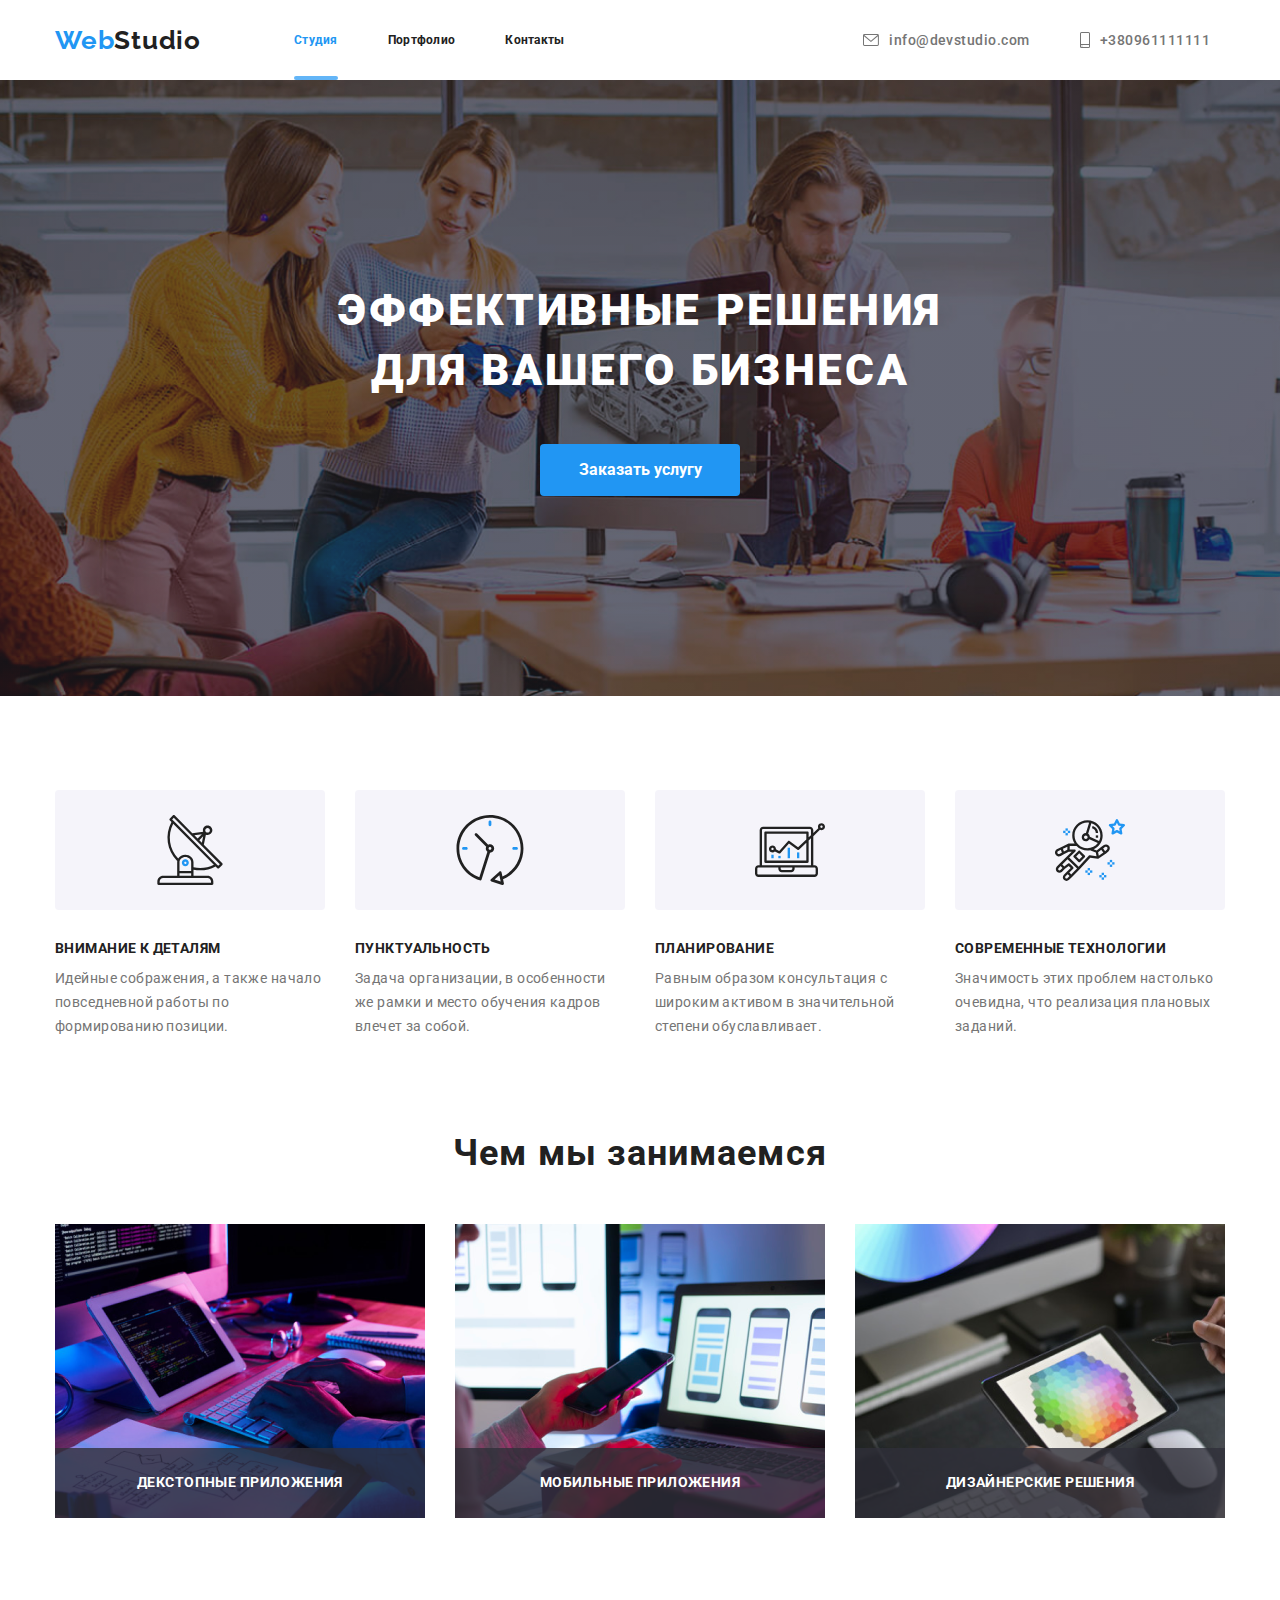
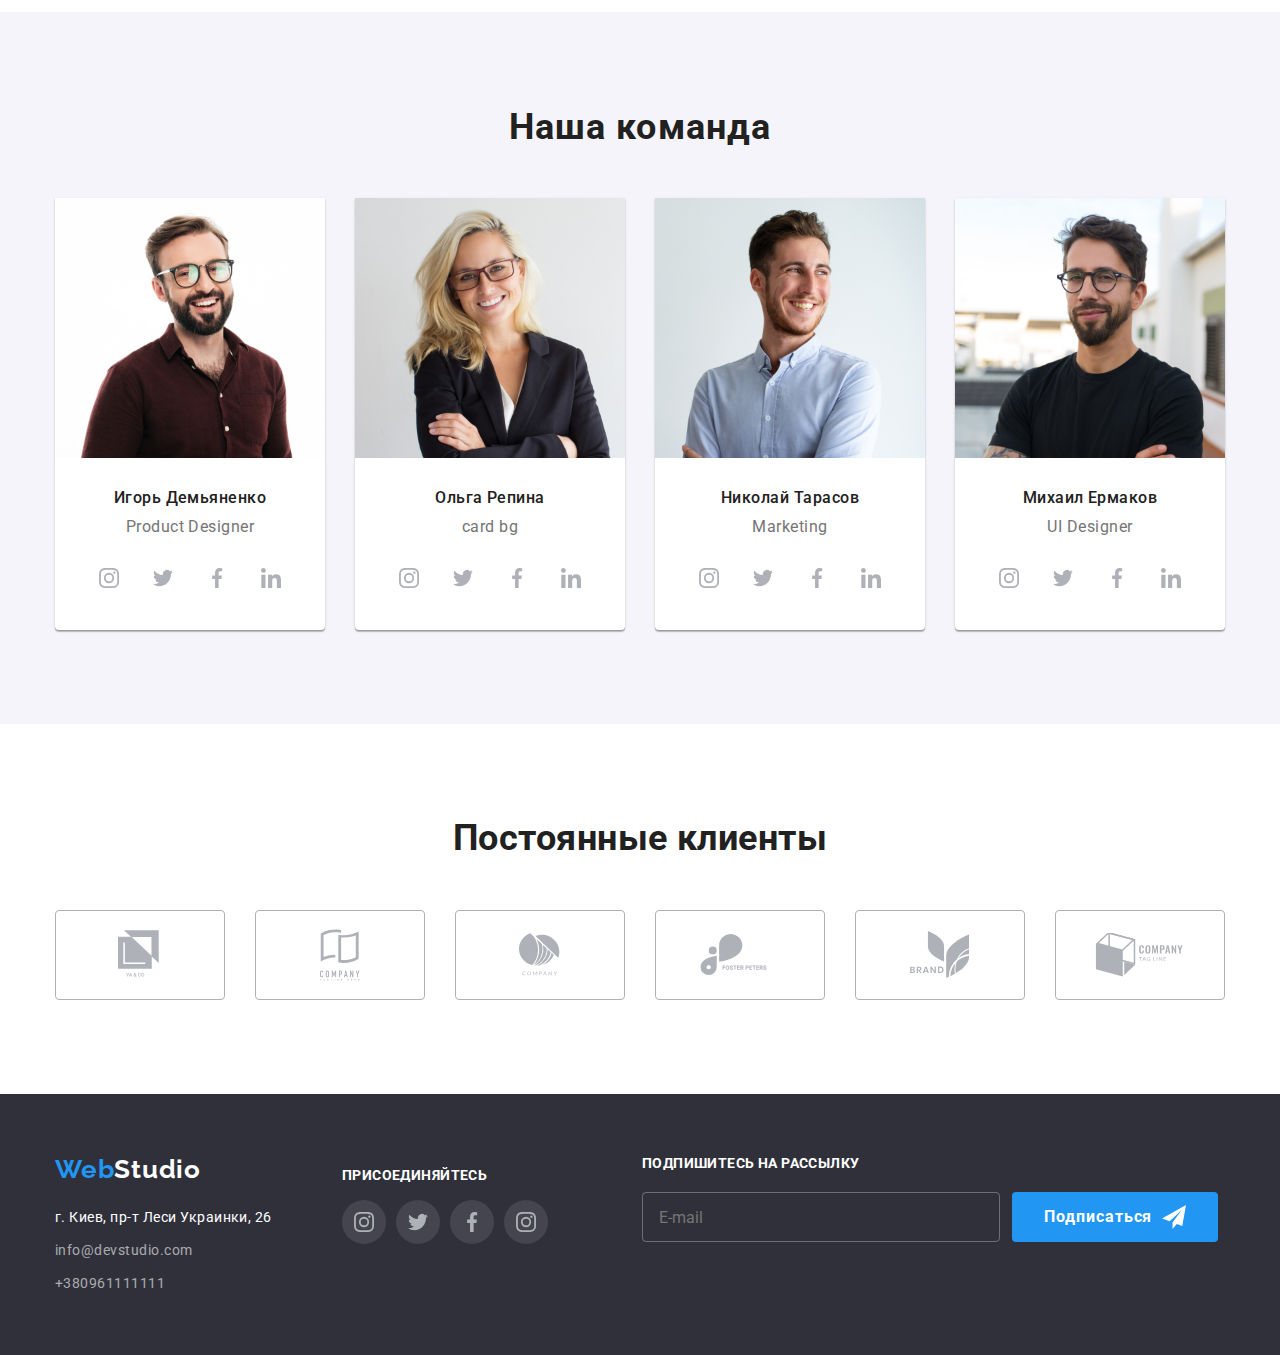
<file: index.html>
<!DOCTYPE html>
<html lang="ru">
	<head>
		<meta charset="UTF-8" />
		<meta name="viewport" content="width=device-width, initial-scale=1.0" />
		<title>WebStudio</title>
		<link
			href="https://fonts.googleapis.com/css2?family=Raleway:wght@700&family=Roboto:wght@400;500;700;900&display=swap"
			rel="stylesheet"
		/>
		<link rel="stylesheet" href="./css/styles/normalize.css" />
		<link rel="stylesheet" href="./css/styles.css" />
	</head>
	<body>
		<!--Site header-->
		<header>
			<!--Basic navigation-->
			<nav class="container main-nav">
				<a href="./index.html" class="logo-header"> <span class="logo-style">Web</span>Studio </a>
				<ul class="site-nav">
					<li class="item">
						<a href="Studio" class="link line"><h5>Студия</h5></a>
					</li>
					<li class="item">
						<a href="./portfolio.html" class="link"><h5>Портфолио</h5></a>
					</li>
					<li class="item">
						<a href="Contacts" class="link"><h5>Контакты</h5></a>
					</li>
				</ul>
				<div class="container">
					<address class="contacts list">
						<ul class="list">
							<li class="item">
								<a href="mailto:info@devstudio.com" class="link">
									<svg class="contacts-icon" width="16" height="12">
										<use href="./image/sprite.svg#mail"></use>
									</svg>
									info@devstudio.com
								</a>
							</li>
							<li class="item">
								<a href="tel:+380961111111" class="link">
									<svg class="contacts-icon" width="10" height="16">
										<use href="./image/sprite.svg#smartphone"></use>
									</svg>
									+380961111111
								</a>
							</li>
						</ul>
					</address>
				</div>
			</nav>
		</header>

		<!--Hero-->
		<main>
			<section class="hero">
				<div class="container-hero">
					<h1 class="hero-title">
						эффективные решения<br />
						для вашего бизнеса
					</h1>
					<button class="button" data-modal-open>Заказать услугу</button>
				</div>
			</section>

			<!--Preferences-->

			<section class="section-preferences">
				<div class="container">
					<ul class="preferences-list">
						<li class="item-preferences icon-satellite">
							<h2 class="section-title">внимание к деталям</h2>
							<p class="text">Идейные сображения, а также начало повседневной работы по формированию позиции.</p>
						</li>
						<li class="item-preferences icon-clock">
							<h2 class="section-title">пунктуальность</h2>
							<p class="text">Задача организации, в особенности же рамки и место обучения кадров влечет за собой.</p>
						</li>
						<li class="item-preferences icon-plan">
							<h2 class="section-title">планирование</h2>
							<p class="text">Равным образом консультация с широким активом в значительной степени обуславливает.</p>
						</li>
						<li class="item-preferences icon-technology">
							<h2 class="section-title">современные технологии</h2>
							<p class="text">Значимость этих проблем настолько очевидна, что реализация плановых заданий.</p>
						</li>
					</ul>
				</div>
			</section>

			<!--What are we doing-->

			<section class="section-work">
				<div class="container">
					<h2 class="title-main">Чем мы занимаемся</h2>
					<ul class="work-list">
						<li class="item">
							<div class="container-overlay">
								<img src="./image/img.png" alt="web image 1" />
								<p class="work-text">декстопные приложения</p>
							</div>
						</li>
						<li class="item">
							<div class="container-overlay">
								<img src="./image/img2.png" alt="web image 2" />
								<p class="work-text">мобильные приложения</p>
							</div>
						</li>
						<li class="item">
							<div class="container-overlay">
								<img src="./image/img3.png" alt="web image 3" />
								<p class="work-text">дизайнерские решения</p>
							</div>
						</li>
					</ul>
				</div>
			</section>

			<!-- Team -->

			<section class="section-team">
				<div class="container">
					<h2 class="title-main">Наша команда</h2>
					<ul class="list-team">
						<li class="item">
							<img src="./image/1.jpg" alt="Игорь Демьяненко" width="300" />
							<div class="team-text">
								<p class="team-name">Игорь Демьяненко</p>
								<p class="team">Product Designer</p>
							</div>

							<ul class="social-icon-list">
								<li class="social-icon-item">
									<a class="social-icon-link" href="instagram" aria-label="ссилка на Инстаграм">
										<svg class="social-icon">
											<use href="./image/sprite.svg#instagram"></use>
										</svg>
									</a>
								</li>
								<li class="social-icon-item">
									<a class="social-icon-link" href="twitter" aria-label="ссилка на Твиттер">
										<svg class="social-icon">
											<use href="./image/sprite.svg#twitter"></use>
										</svg>
									</a>
								</li>
								<li class="social-icon-item">
									<a class="social-icon-link" href="facebook" aria-label="ссилка на Фейсбук">
										<svg class="social-icon">
											<use href="./image/sprite.svg#facebook"></use>
										</svg>
									</a>
								</li>
								<li class="social-icon-item">
									<a class="social-icon-link" href="linkedin" aria-label="ссилка на Линкедин">
										<svg class="social-icon">
											<use href="./image/sprite.svg#linkedin"></use>
										</svg>
									</a>
								</li>
							</ul>
						</li>

						<li class="item">
							<img src="./image/4.jpg" alt="Ольга Репина" width="300" />
							<div class="team-text">
								<p class="team-name">Ольга Репина</p>
								<p class="team">card bg</p>
							</div>

							<ul class="social-icon-list">
								<li class="social-icon-item">
									<a class="social-icon-link" href="instagram" aria-label="ссилка на Инстаграм">
										<svg class="social-icon">
											<use href="./image/sprite.svg#instagram"></use>
										</svg>
									</a>
								</li>
								<li class="social-icon-item">
									<a class="social-icon-link" href="twitter" aria-label="ссилка на Твиттер">
										<svg class="social-icon">
											<use href="./image/sprite.svg#twitter"></use>
										</svg>
									</a>
								</li>
								<li class="social-icon-item">
									<a class="social-icon-link" href="facebook" aria-label="ссилка на Фейсбук">
										<svg class="social-icon">
											<use href="./image/sprite.svg#facebook"></use>
										</svg>
									</a>
								</li>
								<li class="social-icon-item">
									<a class="social-icon-link" href="linkedin" aria-label="ссилка на Линкедин">
										<svg class="social-icon">
											<use href="./image/sprite.svg#linkedin"></use>
										</svg>
									</a>
								</li>
							</ul>
						</li>
						<li class="item">
							<img src="./image/3.jpg" alt="Николай Тарасов" width="300" />
							<div class="team-text">
								<p class="team-name">Николай Тарасов</p>
								<p class="team">Marketing</p>
							</div>
							<ul class="social-icon-list">
								<li class="social-icon-item">
									<a class="social-icon-link" href="instagram" aria-label="ссилка на Инстаграм">
										<svg class="social-icon">
											<use href="./image/sprite.svg#instagram"></use>
										</svg>
									</a>
								</li>
								<li class="social-icon-item">
									<a class="social-icon-link" href="twitter" aria-label="ссилка на Твиттер">
										<svg class="social-icon">
											<use href="./image/sprite.svg#twitter"></use>
										</svg>
									</a>
								</li>
								<li class="social-icon-item">
									<a class="social-icon-link" href="facebook" aria-label="ссилка на Фейсбук">
										<svg class="social-icon">
											<use href="./image/sprite.svg#facebook"></use>
										</svg>
									</a>
								</li>
								<li class="social-icon-item">
									<a class="social-icon-link" href="linkedin" aria-label="ссилка на Линкедин">
										<svg class="social-icon">
											<use href="./image/sprite.svg#linkedin"></use>
										</svg>
									</a>
								</li>
							</ul>
						</li>
						<li class="item">
							<img src="./image/2.jpg" alt="Михаил Ермаков" width="300" />
							<div class="team-text">
								<p class="team-name">Михаил Ермаков</p>
								<p class="team">UI Designer</p>
							</div>
							<ul class="social-icon-list">
								<li class="social-icon-item">
									<a class="social-icon-link" href="instagram" aria-label="ссилка на Инстаграм">
										<svg class="social-icon">
											<use href="./image/sprite.svg#instagram"></use>
										</svg>
									</a>
								</li>
								<li class="social-icon-item">
									<a class="social-icon-link" href="twitter" aria-label="ссилка на Твиттер">
										<svg class="social-icon">
											<use href="./image/sprite.svg#twitter"></use>
										</svg>
									</a>
								</li>
								<li class="social-icon-item">
									<a class="social-icon-link" href="facebook" aria-label="ссилка на Фейсбук">
										<svg class="social-icon">
											<use href="./image/sprite.svg#facebook"></use>
										</svg>
									</a>
								</li>
								<li class="social-icon-item">
									<a class="social-icon-link" href="linkedin" aria-label="ссилка на Линкедин">
										<svg class="social-icon">
											<use href="./image/sprite.svg#linkedin"></use>
										</svg>
									</a>
								</li>
							</ul>
						</li>
					</ul>
				</div>
			</section>

			<!-- CLIENTS -->

			<section class="section-clients">
				<div class="clients-container">
					<h2>Постоянные клиенты</h2>
					<ul class="clients-list">
						<li class="clients-item">
							<a class="clients-link" href="company1" aria-label="ссылка на компанию 1">
								<svg class="clients-icon" width="45" height="50">
									<use href="./image/sprite.svg#company1"></use>
								</svg>
							</a>
						</li>
						<li class="clients-item">
							<a class="clients-link" href="company2" aria-label="ссылка на компанию 1">
								<svg class="clients-icon" width="40" height="52">
									<use href="./image/sprite.svg#company2"></use>
								</svg>
							</a>
						</li>
						<li class="clients-item">
							<a class="clients-link" href="company3" aria-label="ссылка на компанию 1">
								<svg class="clients-icon" width="41" height="43">
									<use href="./image/sprite.svg#company3"></use>
								</svg>
							</a>
						</li>
						<li class="clients-item">
							<a class="clients-link" href="company4" aria-label="ссылка на компанию 1">
								<svg class="clients-icon" width="80" height="42">
									<use href="./image/sprite.svg#company4"></use>
								</svg>
							</a>
						</li>
						<li class="clients-item">
							<a class="clients-link" href="company5" aria-label="ссылка на компанию 1">
								<svg class="clients-icon" width="59" height="47">
									<use href="./image/sprite.svg#company5"></use>
								</svg>
							</a>
						</li>
						<li class="clients-item">
							<a class="clients-link" href="company6" aria-label="ссылка на компанию 1">
								<svg class="clients-icon" width="89" height="45">
									<use href="./image/sprite.svg#company6"></use>
								</svg>
							</a>
						</li>
					</ul>
				</div>
			</section>
		</main>
		<footer class="footer">
			<div class="container-footer">
				<div class="footer-info">
					<a href="./index.html" class="logo-over"> <span class="logo-style">Web</span>Studio </a>

					<address class="address-items">
						<p class="address-info">г. Киев, пр-т Леси Украинки, 26</p>
						<p><a href="mailto:info@devstudio.com" class="nav-item">info@devstudio.com</a></p>
						<p><a href="tel:+380961111111" class="nav-item">+380961111111</a></p>
					</address>
				</div>
				<div class="footer-icons">
					<span class="social-text">Присоединяйтесь</span>
					<ul class="social-icon-list">
						<li class="social-icon-item">
							<a class="footer-icon-link" href="instagram" aria-label="ссилка на Инстаграм">
								<svg class="social-icon">
									<use href="./image/sprite.svg#instagram"></use>
								</svg>
							</a>
						</li>
						<li class="social-icon-item">
							<a class="footer-icon-link" href="twitter" aria-label="ссилка на Твиттер">
								<svg class="social-icon">
									<use href="./image/sprite.svg#twitter"></use>
								</svg>
							</a>
						</li>
						<li class="social-icon-item">
							<a class="footer-icon-link" href="facebook" aria-label="ссилка на Фейсбук">
								<svg class="social-icon">
									<use href="./image/sprite.svg#facebook"></use>
								</svg>
							</a>
						</li>
						<li class="social-icon-item">
							<a class="footer-icon-link" href="linkedin" aria-label="ссилка на Линкедин">
								<svg class="social-icon">
									<use href="./image/sprite.svg#instagram"></use>
								</svg>
							</a>
						</li>
					</ul>
				</div>


				<div class="subscription-container">
					<form class="form-subs" >
						<label class="label-subs">
							<span class="text-subs">Подпишитесь на рассылку</span>
							<input type="email" name="email" class="input-subs" placeholder="E-mail"></input>
						</label>
						<button type="submit" class="btn-subs">
							<span class="sub-txt">Подписаться</span>
							<svg class="icon-send" width="24" height="24" >
								<use href="./image/sprite.svg#iconsend">

								</use>
							</svg>
							
						</button>

					</form>
				</div>
			</div>
		</footer>

		<!-- Modal -->

		<div class="backdrop is-hidden" data-modal>
			<div class="modal">
				<button class="modal-btn" data-modal-close>
					<svg class="close">
						<use href="./image/sprite.svg#modal" width="11" height="11"></use>
					</svg>
				</button>

				<span class="form-title">Оставьте свои данные, ми вам перезвоним</span>
				<form class="form">
					<div form0conta>
						<label class="form-field">
							<span class="input-title">Имя</span>
							<input class="form-input" type="text" name="name" placeholder=" " />
							<svg class="form-icon" width="18" height="18">
								<use href="./image/sprite.svg#personblack"></use>
							</svg>
						
						</label>
					</div>
					<label class="form-field">
						<span class="input-title">Телефон</span>
						<input class="form-input" type="text" name="name" placeholder=" " />
						<svg class="form-icon" width="18" height="18">
							<use href="./image/sprite.svg#phoneblack" ></use>
						</svg>
						
					</label>
					<label  class="form-field">
						<span class="input-title">Почта</span>
						<input class="form-input" type="text" name="name" placeholder=" " />
						<svg class="form-icon" width="18" height="18">
							<use href="./image/sprite.svg#emailblack"></use>
						</svg>
						
					</label>
				</form>

				
					<label class="form-field">
						<span class="input-title">Коментарий</span>
						<textarea class="form-comment" name="text" rows="6" placeholder="Введите текст"></textarea>
					</label>
				
				
				<label class="checkbox-label">
					<input class="checkbox" type="checkbox" value="">
					<span class="icon-check"></span>
					<span class="form-text" >Соглашаюсь с рассылкой и принимаю
					<a href="link-checkbox">Условия договора</a>
					</span>
				</label>
				<button type="submit" class="form-btn">Отправить</button>
				</div>
			</div>
		</div>

		<script src="./js/modal.js"></script>
	</body>
</html>
</file>
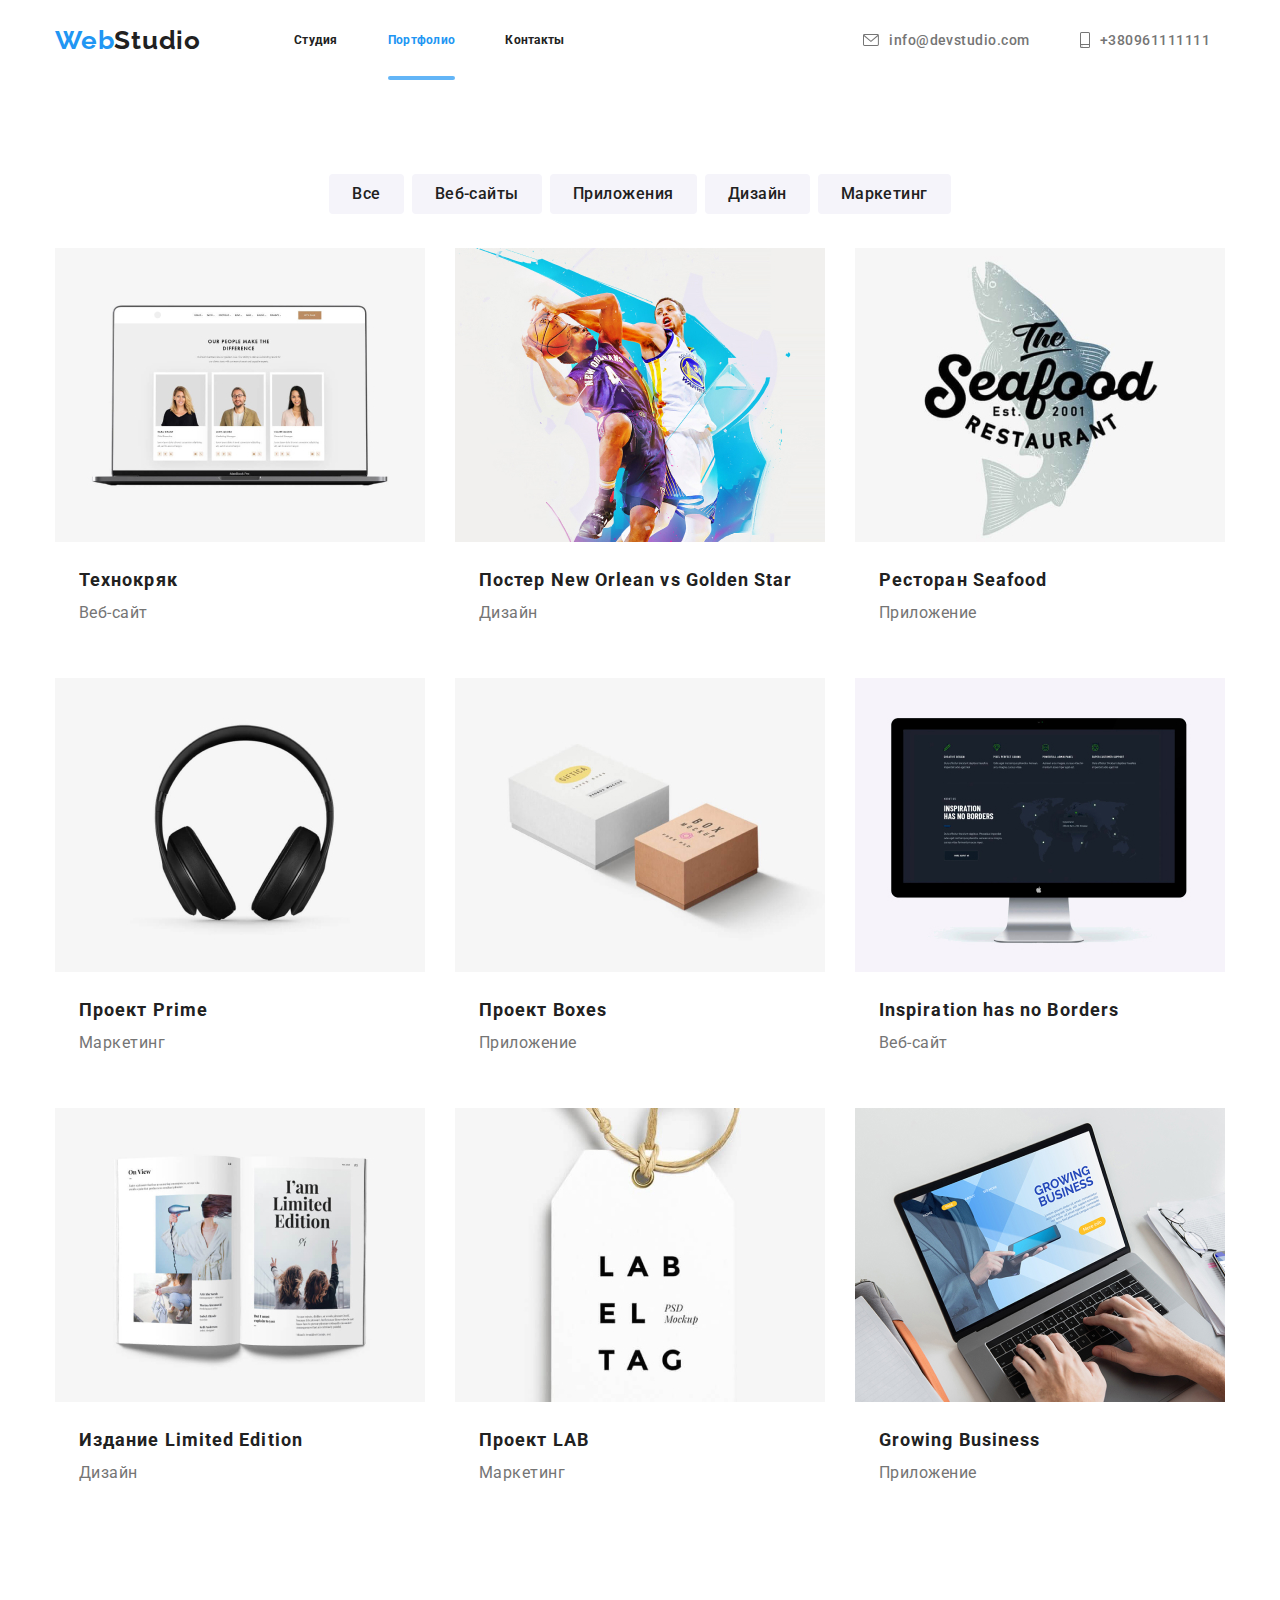
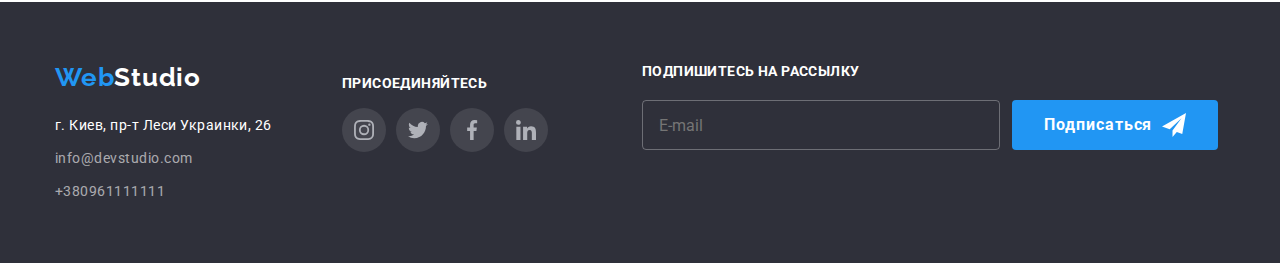
<file: portfolio.html>
<!DOCTYPE html>
<html lang="ru">
	<head>
		<meta charset="UTF-8" />
		<meta name="viewport" content="width=device-width, initial-scale=1.0" />
		<title>WebStudio</title>
		<link
			href="https://fonts.googleapis.com/css2?family=Raleway:wght@700&family=Roboto:wght@400;500;700;900&display=swap"
			rel="stylesheet"
		/>
		<link rel="stylesheet" href="./css/styles/normalize.css" />
		<link rel="stylesheet" href="./css/styles.css" />
	</head>
	<body>
		<!--Site header-->
		<header>
			<!--Basic navigation-->
			<nav class="container main-nav">
				<a href="./index.html" class="logo-header"> <span class="logo-style">Web</span>Studio </a>

				<ul class="site-nav">
					<li class="item">
						<a href="./index.html" class="link ">
							<h5>Студия</h5>
						</a>
					</li>
					<li class="item">
						<a href="./portfolio.html" class="link line">
							<h5>Портфолио</h5>
						</a>
					</li>
					<li class="item">
						<a href="Contacts" class="link">
							<h5>Контакты</h5>
						</a>
					</li>
				</ul>
				<div class="container">
					<address class="contacts list">
						<ul class="list">
							<li class="item">
								<a href="mailto:info@devstudio.com" class="link">
									<svg class="contacts-icon" width="16" height="12">
										<use href="./image/sprite.svg#mail"></use>
									</svg>
									info@devstudio.com
								</a>
							</li>
							<li class="item">
								<a href="tel:+380961111111" class="link">
									<svg class="contacts-icon" width="10" height="16">
										<use href="./image/sprite.svg#smartphone"></use>
									</svg>
									+380961111111
								</a>
							</li>
						</ul>
					</address>
				</div>
			</nav>
		</header>
		<!-- Our projects -->
		<main>
			<section class="section-portfolio">
				<div class="container">
					<div class="button-container">
						<ul class="button-list">
							<li class="button-item">Все</li>
							<li class="button-item">Веб-сайты</li>
							<li class="button-item">Приложения</li>
							<li class="button-item">Дизайн</li>
							<li class="button-item">Маркетинг</li>
						</ul>
					</div>
					<ul class="portfolio-list">
						<li class="portfolio-item">
							<a href="">
			
								<div class="portfolio-image">
									<img src="./image/image1.jpg" alt="Пример Веб Сайта" width="400" />
							</a>
			
							<div class="overlay-text ">
								<p>
									Технокряк это современная площадка распространения коронавируса. Компании используют эту
									платформу
									для цифрового шпионажа и атак на защищённые сервера конкурентов.
								</p>
							</div>
			
				</div>
			
				<div class="portfolio-text">
					<h2 class="portfolio-title">Технокряк</h2>
					<p class="portfolio-category">Веб-сайт</p>
			
				</div>
			
			
			
				</li>
			
				<li class="portfolio-item">
					<a href="">
						<div class="portfolio-image">
							<img src="./image/image(1).jpg" alt="Баскетбольная команда" width="400" />
					</a>
					<p class="overlay-text">
						Технокряк это современная площадка распространения коронавируса. Компании используют эту платформу
						для цифрового шпионажа и атак на защищённые сервера конкурентов.
					</p>
					</div>
			
					<div class="portfolio-text">
						<h2 class="portfolio-title">Постер New Orlean vs Golden Star</h2>
						<p class="portfolio-category">Дизайн</p>
			
					</div>
			
			
				</li>
			
				<li class="portfolio-item">
					<a href="">
						<div class="portfolio-image">
							<img src="./image/image(2).jpg" alt="Ресторан Seafood" width="400" />
					</a>
					<p class="overlay-text">
						Технокряк это современная площадка распространения коронавируса. Компании используют эту платформу
						для цифрового шпионажа и атак на защищённые сервера конкурентов.
					</p>
					</div>
			
					<div class="portfolio-text">
						<h2 class="portfolio-title">Ресторан Seafood</h2>
						<p class="portfolio-category">Приложение</p>
			
					</div>
			
			
				</li>
			
				<li class="portfolio-item">
					<a href="">
						<div class="portfolio-image">
							<img src="./image/image(3).jpg" alt="Проект Prime" width="400" />
					</a>
					<p class="overlay-text">
						Технокряк это современная площадка распространения коронавируса. Компании используют эту платформу
						для цифрового шпионажа и атак на защищённые сервера конкурентов.
					</p>
			
					</div>
			
					<div class="portfolio-text">
						<h2 class="portfolio-title">Проект Prime</h2>
						<p class="portfolio-category">Маркетинг</p>
			
					</div>
			
			
				</li>
			
				<li class="portfolio-item">
					<a href="">
						<div class="portfolio-image">
							<img src="./image/image(4).jpg" alt="Проект Boxes" width="400" />
					</a>
					<p class="overlay-text">
						Технокряк это современная площадка распространения коронавируса. Компании используют эту платформу
						для цифрового шпионажа и атак на защищённые сервера конкурентов.
					</p>
			
					</div>
			
					<div class="portfolio-text">
						<h2 class="portfolio-title">Проект Boxes</h2>
						<p class="portfolio-category">Приложение</p>
			
					</div>
			
			
				</li>
			
				<li class="portfolio-item">
					<a href="">
						<div class="portfolio-image">
							<img src="./image/image(5).jpg" alt="Пример Веб Сайта" width="400" />
					</a>
					<p class="overlay-text">
						Технокряк это современная площадка распространения коронавируса. Компании используют эту платформу
						для цифрового шпионажа и атак на защищённые сервера конкурентов.
					</p>
			
					</div>
			
					<div class="portfolio-text">
						<h2 class="portfolio-title">Inspiration has no Borders</h2>
						<p class="portfolio-category">Веб-сайт</p>
			
					</div>
			
			
				</li>
			
				<li class="portfolio-item">
					<a href="">
						<div class="portfolio-image">
							<img src="./image/image(6).jpg" alt="Издание Limited Edition" width="400" />
					</a>
					<p class="overlay-text">
						Технокряк это современная площадка распространения коронавируса. Компании используют эту платформу
						для цифрового шпионажа и атак на защищённые сервера конкурентов.
					</p>
			
					</div>
			
					<div class="portfolio-text">
						<h2 class="portfolio-title">Издание Limited Edition</h2>
						<p class="portfolio-category">Дизайн</p>
			
					</div>
			
			
				</li>
			
				<li class="portfolio-item">
					<a href="">
						<div class="portfolio-image">
							<img src="./image/image(7).jpg" alt="Проект LAB" width="400" />
					</a>
					<p class="overlay-text">
						Технокряк это современная площадка распространения коронавируса. Компании используют эту платформу
						для цифрового шпионажа и атак на защищённые сервера конкурентов.
					</p>
			
					</div>
			
					<div class="portfolio-text">
						<h2 class="portfolio-title">Проект LAB</h2>
						<p class="portfolio-category">Маркетинг</p>
			
					</div>
			
			
				</li>
			
				<li class="portfolio-item">
					<a href="">
						<div class="portfolio-image">
							<img src="./image/image(8).jpg" alt="Продвижение веб-сайта" width="400" />
					</a>
					<p class="overlay-text">
						Технокряк это современная площадка распространения коронавируса. Компании используют эту платформу
						для цифрового шпионажа и атак на защищённые сервера конкурентов.
					</p>
			
					</div>
			
					<div class="portfolio-text">
						<h2 class="portfolio-title">Growing Business</h2>
						<p class="portfolio-category">Приложение</p>
			
					</div>
			
			
				</li>
				</ul>
				</div>
			</section>
		</main>
		<footer class="footer">
			<div class="container-footer">
				<div class="footer-info">
					<a href="./index.html" class="logo-over"> <span class="logo-style">Web</span>Studio </a>

					<address class="address-items">
						<p class="address-info">г. Киев, пр-т Леси Украинки, 26</p>
						<p><a href="mailto:info@devstudio.com" class="nav-item">info@devstudio.com</a></p>
						<p><a href="tel:+380961111111" class="nav-item">+380961111111</a></p>
					</address>
				</div>
				<div class="footer-icons">
					<span class="social-text">Присоединяйтесь</span>
					<ul class="social-icon-list">
						<li class="social-icon-item">
							<a class="footer-icon-link" href="instagram" aria-label="ссилка на Инстаграм">
								<svg class="social-icon">
									<use href="./image/sprite.svg#instagram"></use>
								</svg>
							</a>
						</li>
						<li class="social-icon-item">
							<a class="footer-icon-link" href="twitter" aria-label="ссилка на Твиттер">
								<svg class="social-icon">
									<use href="./image/sprite.svg#twitter"></use>
								</svg>
							</a>
						</li>
						<li class="social-icon-item">
							<a class="footer-icon-link" href="facebook" aria-label="ссилка на Фейсбук">
								<svg class="social-icon">
									<use href="./image/sprite.svg#facebook"></use>
								</svg>
							</a>
						</li>
						<li class="social-icon-item">
							<a class="footer-icon-link" href="linkedin" aria-label="ссилка на Линкедин">
								<svg class="social-icon">
									<use href="./image/sprite.svg#linkedin"></use>
								</svg>
							</a>
						</li>
					</ul>
				</div>


<div class="subscription-container">
	<form class="form-subs">
		<label class="label-subs">
			<span class="text-subs">Подпишитесь на рассылку</span>
			<input type="email" name="email" class="input-subs" placeholder="E-mail"></input>
		</label>
		<button type="submit" class="btn-subs">
			<span class="sub-txt">Подписаться</span>
			<svg class="icon-send" width="24" height="24">
				<use href="./image/sprite.svg#iconsend">

				</use>
			</svg>

		</button>

	</form>
</div>

			</div>
		</footer>
	</body>
</html>
</file>
<file: css/styles.css>
:root {
	--primery-text-color: #757575;
	--title-text-color: #212121;
	--accent-color: #2196f3;
	--text-white-color: #ffffff;
	--contacts-footer-color: rgba(255, 255, 255, 0.6);
	--background-color: #2f303a;
	--background-color-main: #e5e5e5;
	--background-color-button: #f5f4fa;
	--social-icons-color: #afb1b8;
	--background-color-work: rgba(47, 48, 58, 0.8);
	--animation: cubic-bezier(0.4, 0, 0.2, 1);
}
body {
	background: var(--text-white-color);
	color: var(--primery-text-color);
	margin: 0;
	letter-spacing: 0.03em;
	font-family: "Roboto", sans-serif;
}

/* all lists*/

.list,
.work-list,
.preferences-list,
.list-team,
.site-nav,
.button-list,
.portfolio-list {
	list-style: none;
	padding: 0;
	margin: 0;
	text-decoration: none;
}
h1,
h2,
h3,
h4,
h5,
p {
	display: block;
	margin-top: 0;
	margin-bottom: 0;
	width: 100%;
}

img {
	display: block;
	width: 100%;
	height: auto;
}

/* logo */

.logo-header {
	color: var(--title-text-color);
	text-decoration: none;
	font-family: "Raleway", sans-serif;
	letter-spacing: 0.03em;
	font-size: 26px;
	font-weight: 700;
	line-height: 1.19;
}

.logo-style {
	color: var(--accent-color);
	padding-top: 25px;
	padding-bottom: 25px;
	color: var(--black);
	font-family: "Raleway", sans-serif;
	font-style: normal;
	font-weight: 700;
	font-size: 26px;
	line-height: 1.19;
}
/*Site nav*/

.main-nav {
	display: flex;
	align-items: center;
}
.site-nav {
	display: flex;
	margin-left: 93px;
}

.site-nav .item:not(:last-child) {
	margin-right: 50px;
}

.site-nav .link {
	display: block;
	padding-top: 32px;
	padding-bottom: 32px;

	color: var(--title-text-color);
	text-decoration: none;
	font-family: Roboto;
	font-style: normal;
	font-weight: 500;
	font-size: 14px;
	line-height: 16px;
	letter-spacing: 0.02em;
}

.site-nav .link:hover,
.site-nav .link:focus {
	color: var(--accent-color);
	transition: color 250ms var(--animation);
}


.site-nav .link.line:hover,
 .site-nav .link.line:focus,
  .site-nav .link.line {
	  color:var(--accent-color);
  }



.site-nav .link {
	position: relative;
	content: "";
	padding-top: 32px;
	padding-bottom: 32px;
	color: var(--title-text-color);
	font-weight: 500;
	transition: color 250ms var(--animation);
}

.line::after {
	position: absolute;
	content: "";
	left: 0;
	bottom: 0;
	width: 100%;
	height: 4px;
	background-color: #2196f3;
	border-radius: 2px;
	opacity: 0.7;
	transition: opacity 250ms var(--animation);
}

.site-nav:hover::after..link.line {
	opacity: 1;
}

.contact .list {
	display: flex;
}

.list,
.work-list,
.list-team,
.preferences-list,
.social-list {
	display: flex;
	margin-left: auto;
}

.contacts .item + .item {
	margin-left: 50px;
}
.contacts .link {
	color: var(--primery-text-color);
	text-decoration: none;
	font-family: Roboto;
	font-style: normal;
	font-weight: 500;
	font-size: 14px;
	line-height: 16px;
	display: flex;
}

.contacts .link:hover,
.contacts .link:focus {
	color: var(--accent-color);
}

/* Icons contacts */

.link {
	display: flex;
	align-items: center;
	flex-wrap: wrap;
	margin: 0;
	padding: 6px 0;
	transition: color 250ms var(--animation);
}

.link:hover.contacs-icon {
	color: var(--accent-color);
	fill: var(--accent-color);
}
.contacts-icon {
	display: flex;
	align-items: stretch;
	margin-right: 10px;
	fill: var(--primery-text-color);
	transition: fill 250ms var(--animation);

}

.contacts .link:hover .svg {
	fill: var(--accent-color);
	color: var(--accent-color);
}
a:hover svg {
	fill: var(--accent-color);
}

/* hero */

.hero {
	max-width: 1600px;
	margin-left: auto;
	margin-right: auto;
	background-image: linear-gradient(to right, rgba(47, 48, 58, 0.4), rgba(47, 48, 58, 0.4)), url("../image/hero.jpg");
	background-size: cover;
	background-position: center;
}

.hero-title {
	color: var(--text-white-color);
	text-transform: uppercase;
	padding-bottom: 30px;

	font-family: Roboto;
	font-style: normal;
	font-weight: 900;
	font-size: 44px;
	line-height: 60px;
	text-align: center;
	letter-spacing: 0.06em;
	text-transform: uppercase;
}
.hero {
	background-color: var(--background-color);
	font-style: normal;
	font-family: Roboto;
	font-weight: 900;
	font-size: 44px;
	line-height: 60px;
	text-align: center;
	letter-spacing: 0.06em;
	padding-top: 200px;
	padding-bottom: 200px;
}
/* button */
.button {
	color: var(--text-white-color);
	background-color: var(--accent-color);
	font-family: Roboto;
	font-style: normal;
	font-weight: bold;
	font-size: 16px;
	line-height: 30px;
	min-width: 200px;
	padding: 10px 32px;
	border-radius: 4px;
	text-decoration: none;
	display: inline-block;
	border: 1px solid transparent;
}

/* Preferences section */

.section-preferences {
	padding-top: 94px;
	font-family: Roboto;
	font-style: normal;
	font-weight: normal;
	font-size: 14px;
	line-height: 24px;
	letter-spacing: 0.03em;
}

.preferences-list > .item-preferences {
	margin-right: 30px;
	width: calc((100% - 30px * 3) / 4);
}

.preferences-list .item-preferences:last-child {
	margin-right: 0;
}

.section-title {
	color: var(--title-text-color);
	text-transform: uppercase;
	font-family: Roboto;
	font-style: normal;
	font-weight: bold;
	font-size: 14px;
	line-height: 16px;
	letter-spacing: 0.03em;
	text-transform: uppercase;
	margin-top: 0;
	margin-bottom: 10px;
	text-align: left;
}

.text {
	max-width: 270px;
	text-align: left;
}

/* icons Preferences */

.item-preferences:before {
	display: block;
	content: "";
	height: 120px;

	background-position: center;
	background-repeat: no-repeat;
	background-size: auto;
	background-position: center;
	background-color: var(--background-color-button);
	border: 1px solid transparent;
	border-radius: 4px;
	margin-bottom: 30px;
	justify-content: center;
}

.icon-satellite:before {
	background-image: url("../image/antenna.svg");
}
.icon-clock:before {
	background-image: url("../image/clock.svg");
}
.icon-plan::before {
	background-image: url("../image/diagram.svg");
}
.icon-technology::before {
	background-image: url("../image/astronaut.svg");
}
/* What are we doing */

.section-work {
	padding-top: 94px;
	padding-bottom: 94px;
	font-family: Roboto;
	font-style: normal;
	font-weight: normal;
	font-size: 14px;
	line-height: 24px;
	letter-spacing: 0.03em;
}

.work-list {
	display: flex;
	padding-left: 0;
	padding-right: 0;
}

.work-list .item {
	width: calc((100% - 30px * 2) / 3);
	margin-right: 30px;
}
.work-list .item:last-child {
	margin-right: 0;
}

.title-main {
	color: #212121;
	font-family: Roboto;
	font-style: normal;
	font-weight: bold;
	font-size: 36px;
	line-height: 42px;
	text-align: center;
	letter-spacing: 0.03em;
	margin-top: 0;
	padding-bottom: 50px;
}

.work-text {
	position: absolute;
	content: "";
	width: 100%;
	height: 70px;
	background: var(--background-color-work);

	padding-top: 27px;
	left: 0;
	bottom: 0;
	margin: 0;
	font-style: normal;
	font-weight: 700;
	font-size: 14px;
	line-height: 1.1em;
	text-align: center;
	letter-spacing: 0.03em;
	text-transform: uppercase;
	color: var(--text-white-color);
}
.container-overlay {
	position: relative;
}

/* TEAM */

.section-team {
	background-color: var(--background-color-button);
	color: var(--primery-text-color);
	font-family: Roboto;
	font-style: normal;
	font-weight: normal;
	font-size: 16px;
	line-height: 19px;
	padding-top: 94px;
	padding-bottom: 94px;
}

.list-team .item {
	width: calc((100% - 30px * 3) / 4);
	margin-right: 30px;
	background: #ffffff;
	border-radius: 0px 0px 4px 4px;
	box-shadow: 0px 1px 3px rgba(0, 0, 0, 0.12), 0px 1px 1px rgba(0, 0, 0, 0.14), 0px 2px 1px rgba(0, 0, 0, 0.2);
	border-radius: 0px 0px 4px 4px;
}
.list-team .item:last-child {
	margin-right: 0;
}

.team-text {
	padding-bottom: 20px;
}

.team-name,
.section-team {
	text-align: center;
}

.team-name {
	color: var(--title-text-color);
	font-family: Roboto;
	font-style: normal;
	font-weight: 500;
	font-size: 16px;
	line-height: 19px;
	margin-top: 30px;
	margin-bottom: 10px;
}

/* ICONS */

.social-icon-list {
	display: flex;
	list-style: none;
	margin-bottom: 30px;
	justify-content: center;
	padding: 0;
}

.social-icon {
	width: 20px;
	height: 20px;
	fill: var(--social-icons-color);
	transition: fill 250ms var(--animation);
	/* fill: var(--social-icons-color); */
}

.social-icon-link {
	display: flex;
	justify-content: center;
	align-items: center;
	width: 44px;
	height: 44px;
	background-color: var(--text-white-color);
	border-radius: 50%;
	background-color: var(--text-white-color);
	transition: background-color 250ms var(--animation);
}

.social-icon-link:hover .social-icon {
	fill: var(--text-white-color);
}

.social-icon-link:hover {
	background-color: var(--accent-color);
}

.social-icon-item:not(:last-child) {
	margin-right: 10px;
}

/* Clients icons */

.section-clients {
	padding-top: 94px;
	padding-bottom: 94px;
}

.clients-container {
	margin-left: auto;
	margin-right: auto;
	width: 1200px;
	padding-left: 15px;
	padding-right: 15px;
}

.clients-container h2 {
	margin-top: 0px;
	margin-bottom: 50px;
	font-family: "Roboto";
	font-weight: 700;
	font-size: 36px;
	line-height: 1.16;
	text-align: center;
	color: var(--title-text-color);
}
.clients-list {
	display: flex;
	flex-wrap: wrap;
	list-style: none;
	padding: 0px;
	margin: 0px;
}

.clients-link {
	display: flex;
	justify-content: center;
	align-items: center;
	width: 170px;
	height: 90px;
	fill: var(--social-icons-color);
	border: 1px solid var(--social-icons-color);
	border-radius: 4px;
	transition: background-color 250ms var(--animation);
}

.clients-item:not(:last-child) {
	margin-right: 30px;
}

.clients-item {
	width: calc((100% - 30px * 5) / 6);
}

.clients-icon {
	transition: fill 250ms var(--animation);
}
.clients-link:hover .clients-icon {
	fill: var(--accent-color);
}

.clients-link:hover {
	border: 1px solid var(--accent-color);
}

/* footer */

.footer {
	background-color: var(--background-color);
}
.address-items {
	margin-top: 20px;
}
.address-info {
	color: var(--text-white-color);
	font-family: Roboto;
	font-style: normal;
	font-weight: normal;
	font-size: 14px;
	line-height: 24px;
}
.nav-item {
	color: var(--contacts-footer-color);
	text-decoration: none;
	font-family: Roboto;
	font-style: normal;
	font-weight: normal;
	font-size: 14px;
	line-height: 24px;
	display: inline-block;
	margin-top: 9px;
}
.nav-item:hover {
	color: var(--accent-color);
}

.logo-style {
	color: var(--accent-color);
	margin-top: 60px;
}
.logo-over {
	color: var(--text-white-color);
	text-decoration: none;
	font-family: Raleway, sans-serif;
	letter-spacing: 0.03em;
	font-size: 26px;
	font-weight: 700;
	line-height: 1.19;
}

/* footer icons   */

.footer-icons {
	margin-top: 12px;

	width: 207px;
	height: 80px;
	align-items: center;
	margin-right: 93px;
}

.social-text {
	font-family: "Roboto";
	font-style: normal;
	font-weight: 700;
	font-size: 14px;
	line-height: 16px;
	letter-spacing: 0.03em;
	text-transform: uppercase;
	color: var(--text-white-color);
	margin-bottom: 20px;
}

.footer-icon-link {
	display: flex;
	justify-content: center;
	align-items: center;
	width: 44px;
	height: 44px;
	background-color: rgba(255, 255, 255, 0.1);
	border-radius: 50%;
	transition: background-color 250ms var(--animation);
}

.footer-icon-link:hover .social-icon {
	fill: var(--text-white-color);
}

.footer-icon-link:hover {
	background-color: var(--accent-color);
}

.social-icon-item:not(:last-child) {
	margin-right: 10px;
}

.footer-info {
	margin-right: 70px;
}

.container-footer {
	display: flex;
	width: 1200px;
	padding: 60px 15px;
	margin-left: auto;
	margin-right: auto;
}

/* Portfolio */

.body {
	color: var(--title-text-color);
	background-color: var(--background-color-main);
}

.section-portfolio {
	padding-top: 94px;
	padding-bottom: 94px;
}

/*Buttons portfolio */

.button-list {
	display: flex;
	color: var(--title-text-color);
	font-family: Roboto;
	font-style: 400;
	font-weight: 500;
	font-size: 16px;
	line-height: 26px;
	padding-bottom: 34px;
	letter-spacing: 0.03em;
	/* margin-bottom: 34px; */
	justify-content: center;
	text-decoration: none;
}

.button-item {
	/* width: calc(( 100% - 30px *4) / 5); */

	padding: 6px 22px;
	min-width: 73px;
	margin-right: 8px;
	border-radius: 4px;
	justify-content: center;
	font-family: Roboto;
	font-style: normal;
	font-weight: 500;
	font-size: 16px;
	line-height: 1.62;
	text-align: center;
	letter-spacing: 0.03em;
	border: 1px solid transparent;
	background-color: var(--background-color-button);
	color: var(--title-text-color);
	transition: color 250ms var(--animation), box-shadow 250ms var(--animation), background-color 250ms var(--animation);
}

.button-item:last-child {
	margin-right: 0;
}

.button-list :focus,
.button-list :hover {
	box-shadow: 0px 4px 4px rgba(0, 0, 0, 0.15);
	color: var(--text-white-color);
	background-color: var(--accent-color);
}

/* Projects portfolio */

.portfolio-list {
	display: flex;
	flex-wrap: wrap;
	font-family: Roboto;
	font-style: normal;
	font-weight: normal;
	font-size: 16px;
	line-height: 30px;
	letter-spacing: 0.03em;
}
.portfolio-item {
	width: calc((100% - 30px * 2) / 3);
	margin-right: 30px;
	margin-bottom: 30px;
	position: relative;
	overflow: hidden;
}

.portfolio-item:hover {
	box-shadow: 0px 1px 3px rgba(0, 0, 0, 0.12), 0px 1px 1px rgba(0, 0, 0, 0.14), 0px 2px 1px rgba(0, 0, 0, 0.2);
}

.portfolio-item:nth-child(3n) {
	margin-right: 0;
}

.portfolio-item:nth-last-child(-n + 3) {
	margin-bottom: 0;
}

.portfolio-title {
	color: var(--title-text-color);
	font-family: Roboto;
	font-style: normal;
	font-weight: bold;
	font-size: 18px;
	line-height: 36px;
	letter-spacing: 0.06em;
	/* margin-left: 24px;
	margin-right: 24px;
	margin-top: 20px; */
}
.portfolio-text {
	padding: 20px 24px;
}

/* Overlay */

.overlay-text {
	position: absolute;
	width: 100%;

	height: 100%;
	padding: 63px 24px;
	margin: 0;
	font-style: normal;
	font-weight: 400;
	font-size: 18px;
	line-height: 1.55;
	letter-spacing: 0.03em;
	color: var(--text-white-color);
	opacity: 1;
	transform: translateY(100%);

	background: rgba(33, 150, 243, 0.9);

	transition: transform 250ms var(--animation);
	overflow: hidden;
}

.portfolio-image {
	position: relative;
	overflow: hidden;
}

.portfolio-item:hover .overlay-text {
	opacity: 1;
	transform: translateY(-100%);
}

/* block */
.container {
	width: 1200px;
	padding: 0 15px;
	margin: auto auto;
}

.portfolio-category {
	/* margin-top: 4px;
	margin-left: 24px;
	margin-right: 24px;
	margin-bottom: 20px; */
}

/* Modal */
.backdrop {
	position: fixed;
	top: 0;
	left: 0;
	background: rgba(0, 0, 0, 0.2);
	width: 100%;
	height: 100%;
	transition: 250ms var(--animation);
}

.modal {
	position: absolute;
	top: 50%;
	left: 50%;
padding: 40px;
	min-height: 581px;
	width: 528px;

	background: var(--text-white-color);

	box-shadow: 0px 1px 3px rgba(0, 0, 0, 0.12), 0px 1px 1px rgba(0, 0, 0, 0.14), 0px 2px 1px rgba(0, 0, 0, 0.2);
	border-radius: 4px;
	opacity: 1;
	transform: translate(-50%, -50%) ;
	transition: opacity 250ms var(--animation);
}

.backdrop.is-hidden {
	opacity: 0;
	pointer-events: none;
}

.modal-btn {
	display: inline-flex;
	position: absolute;
	content: "";
	background-color: var(--text-white-color);

	background-size: 11px;
	background-position: center;
	background-repeat: no-repeat;
	width: 30px;
	height: 30px;
	right: 8px;
	top: 8px;
	border: 1px solid rgba(0, 0, 0, 0.1);
	border-radius: 50%;
	outline: none;
}

.modal-btn:hover,
.modal-btn:focus {
	fill: var(--accent-color);
}

.close {
	display: inline-block;
	position: absolute;
	top: 50%;
	left: 50%;
	transform: translate(-50%, -50%);
	width: 11px;
	height: 11px;
	transition: fill 250ms var(--animation);
}

/* FORM */

.form {
	display: flex;
	flex-direction: column;
	width: 448px;
	margin: auto; 
}
.form-title {
	display: block;
    margin-bottom: 12px;
    font-weight: 700;
    font-size: 20px;
    line-height: 1.15;
    text-align: center;
    color: #212121;
}



.input-title {
font-style: normal;
font-family: "Roboto";
    font-weight: 400;
    font-size: 12px;
    line-height: 1.17;
    letter-spacing: 0.01em;
	margin-bottom: 4px;
    color: var(--primery-text-color);
	
}
}

.form-field {
	width: 100%;
    height: 39px;
    padding-top: 11px;
    padding-right: 11px;
    padding-bottom: 11px;
	padding-left: 42px;
	
    border: 1px solid rgba(33, 33, 33, 0.2);
    border-radius: 4px;
    transition-duration: 250ms;
    transition-timing-function: cubic-bezier(0.4, 0, 0.2, 1);
}



.form-icon {
	position: absolute;
   
	left: 55px;
	transform: translateY(10px);
	
    transition-duration: 250ms;
    transition-timing-function: cubic-bezier(0.4, 0, 0.2, 1);
}

.form-input{
	height: 40px;
    padding: 12px 40px;
    width: 100%;
    border: 1px solid rgba(33,33,33,0.2);
    border-radius: 4px;
    font-family: Roboto;
    font-style: normal;
    font-weight: normal;
    font-size: 14px;
    line-height: 1.14;
	letter-spacing: 0.01em;
	margin-bottom: 10px;
	
}


.form-comment {
	width: 100%;
	padding: 12px 16px;
	margin: auto;
    height: 120px;
   border: 1px solid rgba(33,33,33,0.2);
    border-radius: 4px;
    resize: none;
    transition-duration: 250ms;
    transition-timing-function: cubic-bezier(0.4, 0, 0.2, 1);
}




.form-input:focus + .form-icon{
	fill: var(--accent-color);
} 

.form-input:not(:placeholder-shown) {
border-color: var(--accent-color);	
}



.form-field input:focus {
    border-color: var(--accent-color);
    outline: none;
}

.form-field textarea:focus {
    border-color: var(--accent-color);
    outline: none;
}
.checkbox-label{
	display: inline-block;
    align-items: center;
    margin-top: 20px;
	margin-bottom: 30px;
	text-align: center;

}

.form-text{

font-family: Roboto;
font-size: 14px;
font-style: normal;
font-weight: 400;
line-height: 24px;
letter-spacing: 0,03em;
text-align: left;

}

.checkbox-label .icon-check{
	vertical-align: middle;
    display: inline-block;
    width: 16px;
    height: 16px;
    margin-right: 8px;
    border: 2px solid var(--title-text-color);
    border-radius: 2px;
    transition-duration: 250ms;
    transition-timing-function: cubic-bezier(0.4, 0, 0.2, 1);
}

.checkbox:checked ~ .icon-check {
	background-color: var(--accent-color);
	background-image: url(../image/iconcheck.svg);
	background-origin: border-box;
	background-size: contain;
	background-origin: border-box;
    border-color: var(--accent-color);

	

}

.checkbox{
	appearance: none;
	position: absolute;

}
.form-btn {
	display: inline-block;
    position: relative;
    left: 50%;
    transform: translateX(-50%);
    padding: 10px 56px;
    border: none;
    border-radius: 4px;
    box-shadow: 0px 4px 4px rgba(0, 0, 0, 0.15);
    font-size: 16px;
    font-weight: 700;
    line-height: 1.88;
    letter-spacing: 0.06em;
    color: var(--text-white-color);
    background-color: var(--accent-color);
}

/* submit-form */

.subscription-container{
	width: 570px;
    height: 80px;

}


.form-subs {
	display: flex;
	align-items: flex-end;

}

.input-subs:hover {
	border: 1px solid #fff;
}



.text-subs {
	
	margin-top: 0;
    margin-bottom: 20px;
    font-style: normal;
    font-weight: 700;
    font-size: 14px;
    line-height: 1.14;
    letter-spacing: 0.03em;
    text-transform: uppercase;
    color: #ffffff;
}

.input-subs{
	width: 358px;
    height: 50px;
    outline: none;
    padding-left: 16px;
    padding-right: 16px;
    border-radius: 4px;
    border: 1px solid rgba(255, 255, 255, 0.3);
    background-color: transparent;
    font-size: 16px;
	color: var(--text-white-color);
	margin-top: 20px;
}


.btn-subs{
	display: inline-flex;
    align-items: center;
    padding-left: 28px;
    padding-right: 28px;
    margin-left: 12px;
    height: 50px;
    padding: 10px 29px;
    border: none;
    border-radius: 4px;
    font-size: 16px;
    font-weight: 700;
    /* line-height: 1.88; */
    letter-spacing: 0.06em;
    color: var(--text-white-color);
	background-color: var(--accent-color);
	border: none;
    border-radius: 4px;
    padding: 10px 32px;
    
    font-size: 16px;
    line-height: 1.9;
    letter-spacing: 0.06em;
	font-weight: 700;
	background-repeat:no-repeat;

    transition-duration: 250ms var(--animation);
    
}


.form-subs input:focus {
    border-color: var(--text-white-color);
    outline: none;
	
     
   
}

.label-subs {
	padding: 0;
}

.icon-send {
	fill: var(--text-white-color);
transition-duration: 250ms var(--animation);


}

.sub-txt{
	margin-right: 10px;

}
</file>
